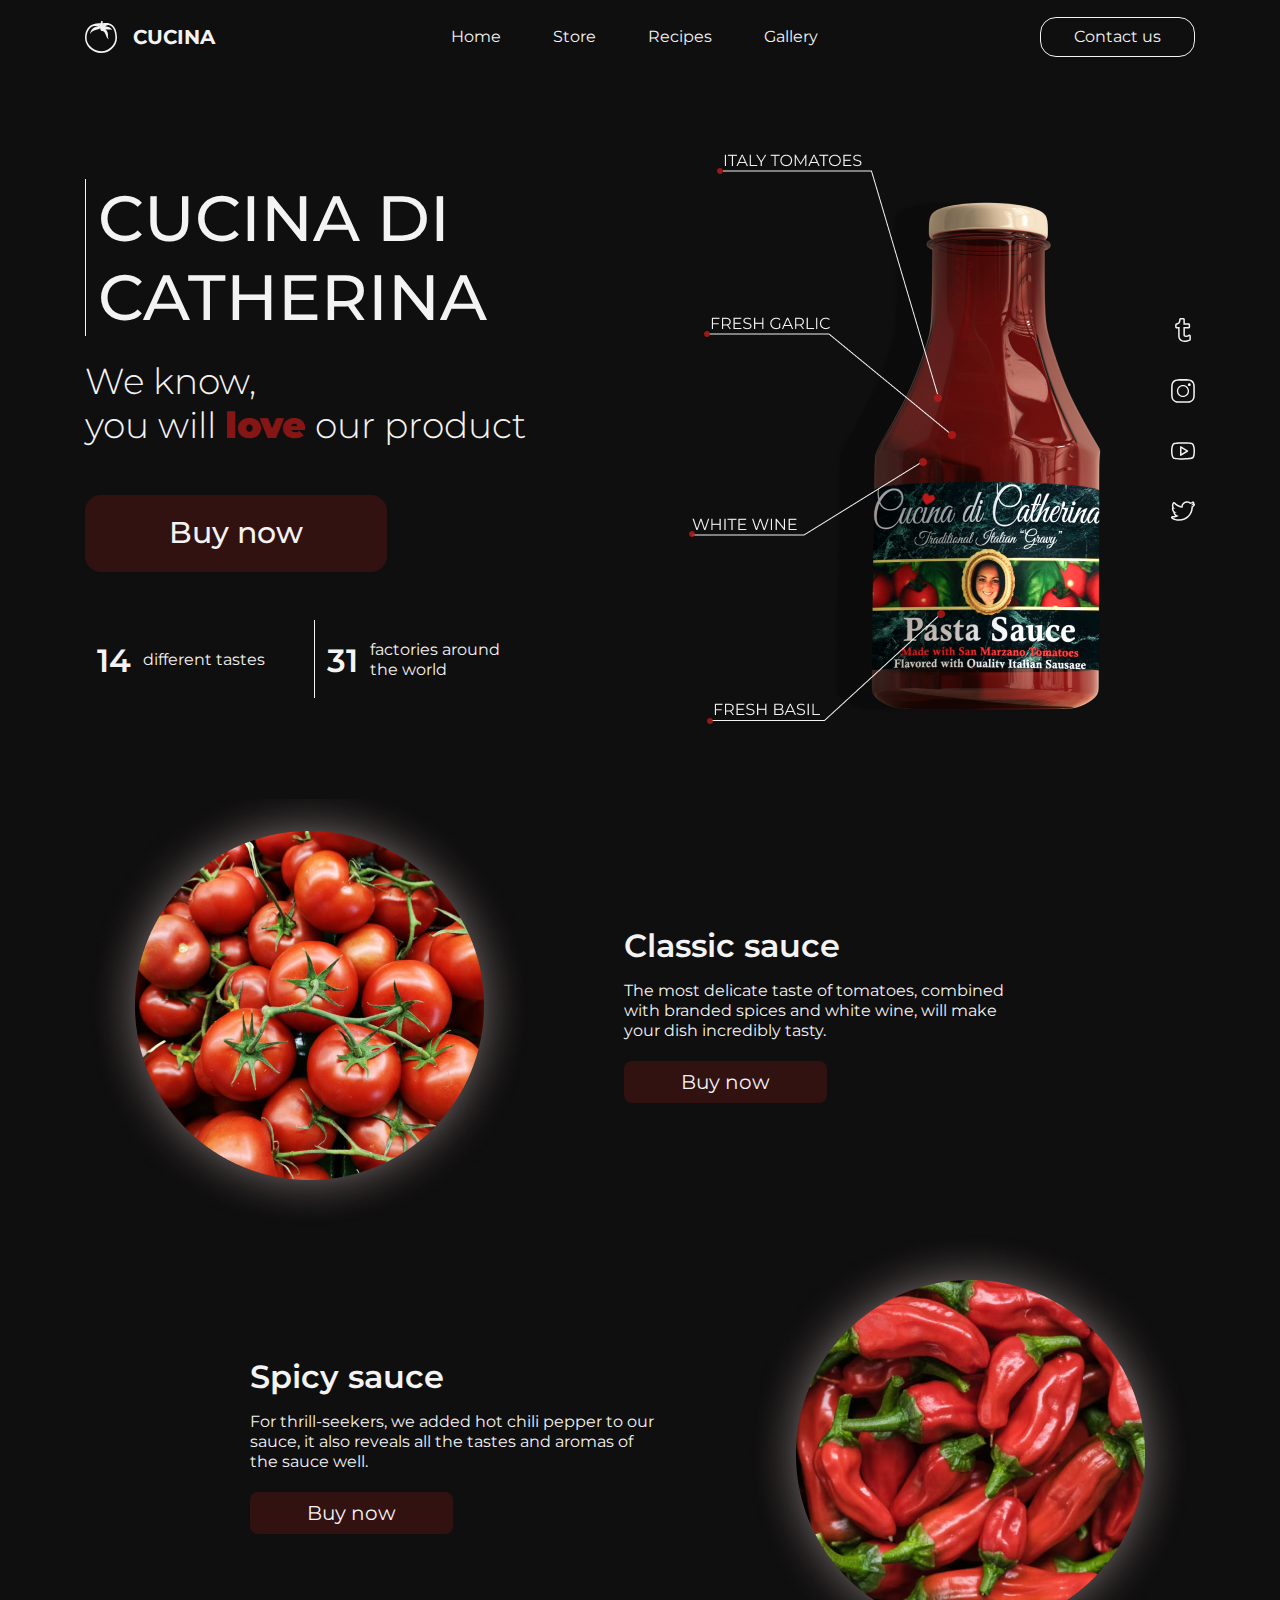
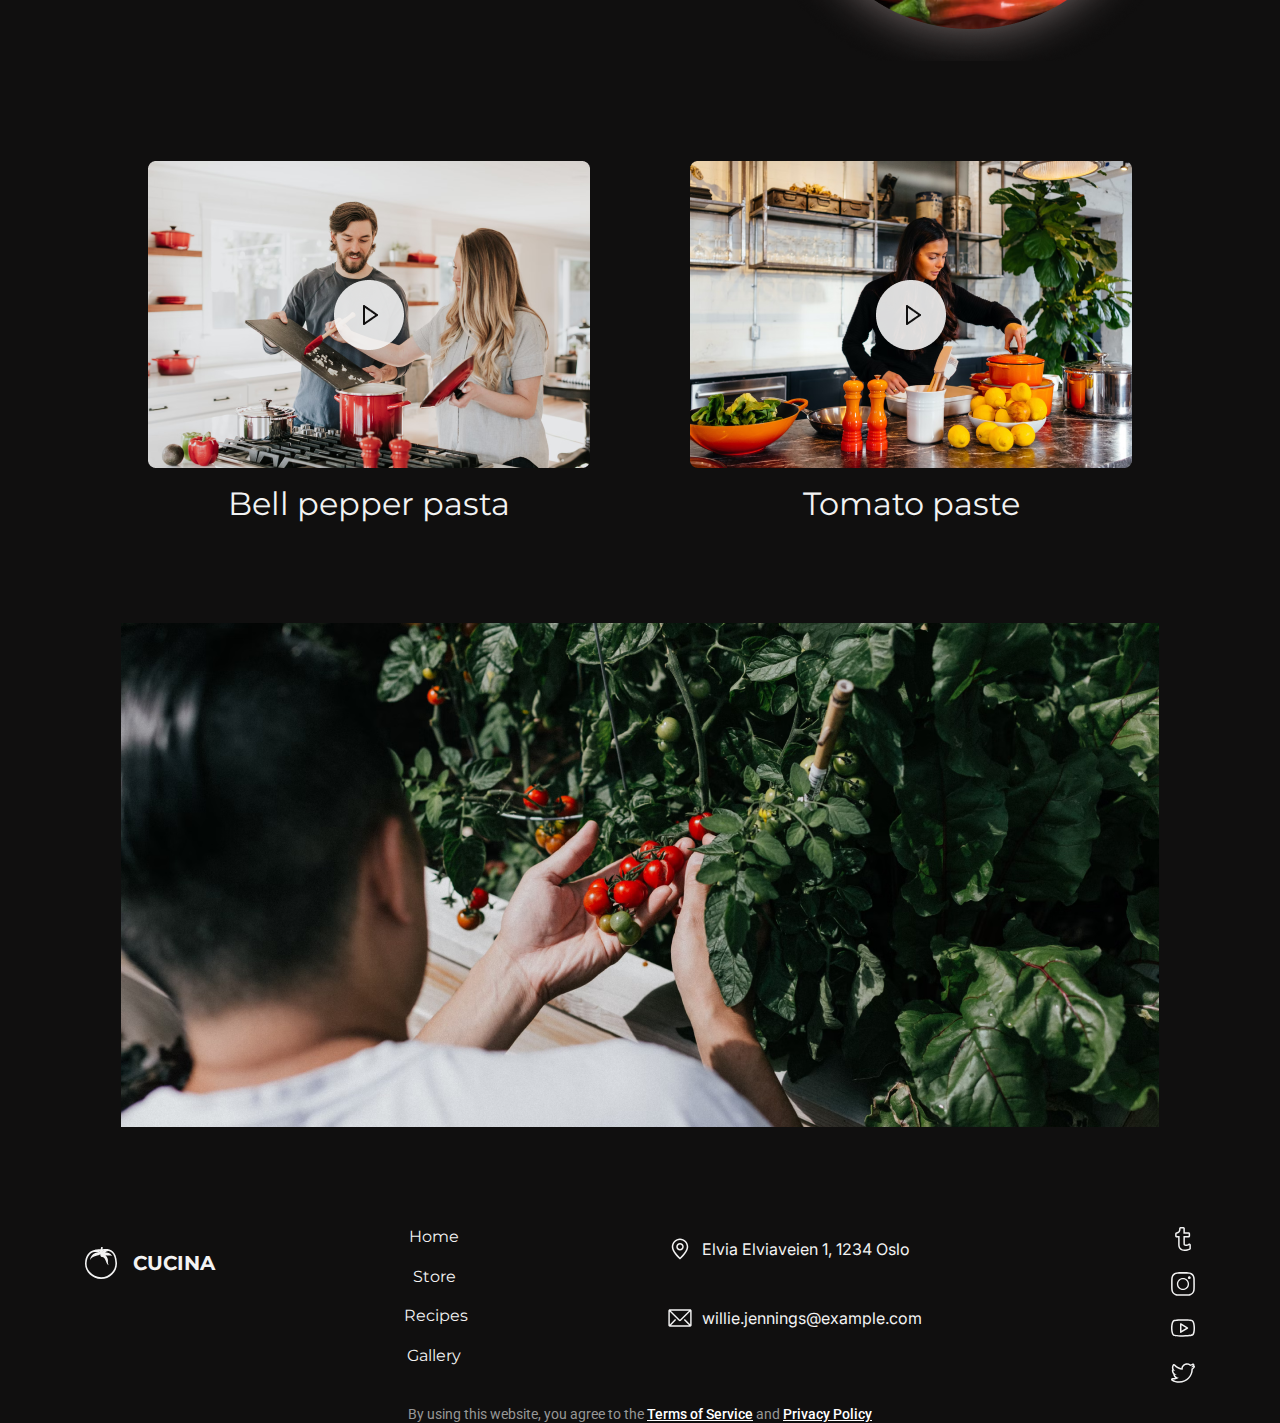
<file: index.html>
<!DOCTYPE html>
<html lang="en">
  <head>
    <meta charset="UTF-8" />
    <meta http-equiv="X-UA-Compatible" content="IE=edge" />
    <meta name="viewport" content="width=device-width, initial-scale=1.0" />
    <title>Cucina di Catherina</title>

    <link rel="preconnect" href="https://fonts.googleapis.com" />
    <link rel="preconnect" href="https://fonts.gstatic.com" crossorigin />
    <link
      href="https://fonts.googleapis.com/css2?family=Inter&family=Montserrat:wght@300;400;500;600;700;800;900&family=Roboto:wght@400;500&display=swap"
      rel="stylesheet"
    />

    <link
      rel="stylesheet"
      href="https://cdn.jsdelivr.net/npm/modern-normalize@1.1.0/modern-normalize.min.css"
    />

    <link rel="stylesheet" href="./css/styles.css" />
  </head>
  <body>
    <!-- HEADER -->
    <header class="header-section">
      <div class="header-wrapper container">
        <nav class="page-nav">
          <a class="logo-link link" href="">
            <svg class="social-icon" width="32" height="32">
              <use href="./images/sprite.svg#icon-logo"></use>
            </svg>
            CUCINA
          </a>
          <ul class="menu list">
            <li class="menu-item">
              <a class="menu-link link" href="">Home</a>
            </li>
            <li class="menu-item">
              <a class="menu-link link" href="">Store</a>
            </li>
            <li class="menu-item">
              <a class="menu-link link" href="">Recipes</a>
            </li>
            <li class="menu-item">
              <a class="menu-link link" href="">Gallery</a>
            </li>
          </ul>
        </nav>
        <button class="header-btn btn" type="button">Contact us</button>
      </div>
    </header>

    <main>
      <!-- HERO -->
      <section class="hero-section">
        <div class="hero-wrapper container">
          <div class="hero-left-side">
            <h1 class="hero-title">CUCINA DI CATHERINA</h1>
            <p class="hero-desc">
              We know,<br />
              you will <span>love</span> our product
            </p>
            <button class="hero-btn" type="button">Buy now</button>
            <ul class="hero-list list">
              <li class="hero-item"><span>14</span>different tastes</li>
              <li class="hero-item">
                <span>31</span>factories around<br />
                the world
              </li>
            </ul>
          </div>

          <img class="hero-img" src="./images/hero.png" alt="Cucina" />
          <ul class="social-list list">
            <li class="social-item">
              <a class="social-link link" href="">
                <svg class="social-icon" width="24" height="24">
                  <use href="./images/sprite.svg#icon-tumblr"></use>
                </svg>
              </a>
            </li>
            <li class="social-item">
              <a class="social-link link" href="">
                <svg class="social-icon" width="24" height="24">
                  <use href="./images/sprite.svg#icon-instagram"></use>
                </svg>
              </a>
            </li>
            <li class="social-item">
              <a class="social-link link" href="">
                <svg class="social-icon" width="24" height="24">
                  <use href="./images/sprite.svg#icon-youtube"></use>
                </svg>
              </a>
            </li>
            <li class="social-item">
              <a class="social-link link" href="">
                <svg class="social-icon" width="24" height="24">
                  <use href="./images/sprite.svg#icon-twitter"></use>
                </svg>
              </a>
            </li>
          </ul>
        </div>
      </section>
      <!-- MAIN -->

      <section class="section">
        <div class="container">
          <ul class="first-container list">
            <li class="first-list-one">
              <img
                src="./images/imgsect1.1.png"
                alt="red tomatoes on a branch"
              />
              <div class="description">
                <h2 class="heading-description">Classic sauce</h2>
                <p class="paragraph-description">
                  The most delicate taste of tomatoes, combined with branded
                  spices and white wine, will make your dish incredibly tasty.
                </p>
                <button class="first-section-btn" type="button">Buy now</button>
              </div>
            </li>
            <li class="first-list-two">
              <img src="./images/imgsect1.2.png" alt="red hot peppers" />
              <div class="description">
                <h2 class="heading-description">Spicy sauce</h2>
                <p class="paragraph-description">
                  For thrill-seekers, we added hot chili pepper to our sauce, it
                  also reveals all the tastes and aromas of the sauce well.
                </p>
                <button class="first-section-btn" type="button">Buy now</button>
              </div>
            </li>
          </ul>
        </div>
      </section>

      <section class="section">
        <div class="container">
          <ul class="second-container list">
            <li class="">
              <img src="./images/imgsect2.1.png" alt="cook together" />
              <h2 class="heading-section-two">Bell pepper pasta</h2>
            </li>
            <li class="">
              <img src="./images/imgsect2.2.png" alt="Cooking" />
              <h2 class="heading-section-two">Tomato paste</h2>
            </li>
          </ul>
        </div>
      </section>

      <section class="section">
        <div class="third-section container">
          <img src="./images/imgsect3.png" alt="tomatoes in the garden" />
        </div>
      </section>
    </main>

    <!-- FOOTER -->

    <footer>
      <div class="footer-container container">
        <div class="footer-wrapper">
          <a class="logo-link link" href="">
            <svg class="social-icon" width="32" height="32">
              <use href="./images/sprite.svg#icon-logo"></use>
            </svg>
            CUCINA
          </a>
          <ul class="foot-menu list">
            <li class="foot-item">
              <a class="menu-link link" href="">Home</a>
            </li>
            <li class="foot-item">
              <a class="menu-link link" href="">Store</a>
            </li>
            <li class="foot-item">
              <a class="menu-link link" href="">Recipes</a>
            </li>
            <li class="foot-item">
              <a class="menu-link link" href="">Gallery</a>
            </li>
          </ul>

          <address class="contacts-address">

            <ul class="adress-list list">
              <li class="address-item">
                <a class="link" href="https://goo.gl/maps/pRxkrZQEtzReCntT8"
                  ><svg class="adress-icon" width="24" height="24">
                    <use href="./images/sprite.svg#icon-location"></use>
                  </svg>
                  Elvia Elviaveien 1, 1234 Oslo</a
                >
              </li>
              <li class="address-item">
                <a class="link" href="mailto:willie.jennings@example.com"
                  ><svg class="adress-icon" width="24" height="24">
                    <use href="./images/sprite.svg#icon-email"></use>
                  </svg>
                  willie.jennings@example.com</a
                >
              </li>
            </ul>
          </address>
          <ul class="foot-social-list list">

            <li class="foot-social-item">

              <a class="social-link link" href="">
                <svg class="social-icon" width="24" height="24">
                  <use href="./images/sprite.svg#icon-tumblr"></use>
                </svg>
              </a>
            </li>

            <li class="foot-social-item">
              <a class="social-link link" href="">
                <svg class="social-icon" width="24" height="24">
                  <use href="./images/sprite.svg#icon-instagram"></use>
                </svg>
              </a>
            </li>

            <li class="foot-social-item">

              <a class="social-link link" href="">
                <svg class="social-icon" width="24" height="24">
                  <use href="./images/sprite.svg#icon-youtube"></use>
                </svg>
              </a>
            </li>

            <li class="foot-social-item">
              <a class="social-link link" href="">
                <svg class="social-icon" width="24" height="24">
                  <use href="./images/sprite.svg#icon-twitter"></use>
                </svg>
              </a>
            </li>
          </ul>
        </div>

        <p class="footer-text">

          By using this website, you agree to the
          <a href="">Terms of Service</a> and
          <a href="">Privacy Policy</a>
        </p>
      </div>
    </footer>
  </body>
</html>
</file>
<file: css/styles.css>
body {
  font-family: "Montserrat", sans-serif;
  background-color: #100f0f;
  color: #f3f3f3;

  /* background-size: 1100px 400px; */
  /* font-family: 'Inter', sans-serif;
font-family: 'Roboto', sans-serif; */
  /* color: var(--general-font-color);
  background-color: var(--white-color); */
}

h1,
h2,
h3,
h4,
p {
  margin-top: 0;
  margin-bottom: 0;
}

a {
  color: currentColor;
}

ul,
ol {
  margin-top: 0;
  margin-bottom: 0;
  padding-left: 0;
}

button {
  cursor: pointer;
}

img {
  display: block;
}

/* ======================= Utilites ========================== */

.list {
  list-style: none;
}

.link {
  text-decoration: none;
}

.link:hover,
.link:focus {
  color: rgba(243, 243, 243, 0.8);
}

.container {
  width: 1140px;
  margin-left: auto;
  margin-right: auto;
  padding-left: 15px;
  padding-right: 15px;
}

.visually-hidden {
  position: absolute;
  width: 1px;
  height: 1px;
  margin: -1px;
  border: 0;
  padding: 0;
  white-space: nowrap;
  clip-path: inset(100%);
  clip: rect(0 0 0 0);
  overflow: hidden;
}

/* ======================= /Utilites ========================== */

/* ======================= Header ========================== */

.header-section {
}

.header-wrapper {
  display: flex;
  align-items: center;
  justify-content: space-between;
  padding-top: 17px;
  padding-bottom: 20px;
}

.page-nav {
  display: flex;
  align-items: center;
}

.logo-link {
  display: flex;
  gap: 16px;

  font-weight: 700;
  font-size: 20px;
  line-height: 24px;

  align-items: center;
  margin-right: 228px;
}

.menu {
  display: flex;
  gap: 52px;
  align-items: center;
  padding-left: 8px;
}

.header-btn {
  padding: 10px 33px;
  border: 1px solid #f3f3f3;
  border-radius: 16px;
  color: currentColor;
  background-color: transparent;
}

.header-btn:hover,
.header-btn:focus {
  background: rgba(188, 26, 26, 0.4);
}

/* ======================= /Header ========================== */

/* ======================= Hero ========================== */

main {
  background-position: right top;
  background-repeat: no-repeat;
}

.hero-section {
  padding-top: 72px;
  padding-bottom: 71px;
}

.hero-wrapper {
  display: flex;
  align-items: center;
}

.hero-left-side {
  margin-right: 160px;
}

.hero-title {
  padding-left: 12px;
  margin-bottom: 24px;
  border-left: 1px solid #f3f3f3;
  font-weight: 500;
  font-size: 64px;
  line-height: 1.22;
}

.hero-desc {
  margin-bottom: 48px;
  font-weight: 300;
  font-size: 36px;
  line-height: 1.22;
}

.hero-desc span {
  font-weight: 900;
  color: rgba(188, 26, 26, 0.71);
}

.hero-btn {
  margin-bottom: 48px;
  padding: 20px 84px;
  font-family: "Montserrat";
  font-style: normal;
  font-weight: 500;
  font-size: 30px;
  line-height: 1.23;
  color: currentColor;
  border: 0;
  background: rgba(188, 26, 26, 0.2);
  border-radius: 16px;
}

.hero-btn:hover,
.hero-btn:focus {
  background: rgba(188, 26, 26, 0.4);
}

.hero-list {
  display: flex;
}

.hero-list {
  display: flex;
}

.hero-item {
  display: flex;
  align-items: center;
  gap: 12px;
  padding-top: 20px;
  padding-bottom: 18px;
  padding-right: 19px;
  padding-left: 12px;
  font-weight: 400;
  font-size: 16px;
  line-height: 1.25;
}

.hero-item span {
  font-weight: 600;
  font-size: 32px;
  line-height: 39px;
}

.hero-item:first-child {
  width: 230px;
  border-right: 1px solid #f3f3f3;
}

.hero-img {
  margin-right: 47px;
}

.social-item {
  margin-bottom: 32px;
}

.social-link {
}

.social-icon {
  fill: currentColor;
}

/* ======================= /Hero ========================== */

/* ======================= Main ========================== */
.section {
  margin-bottom: 100px;
}

.first-list-one {
  display: flex;
  flex-direction: row;
  gap: 90px;
  align-items: center;
}

.first-list-two {
  display: flex;
  flex-direction: row-reverse;
  gap: 90px;
  align-items: center;
}

.description {
  width: 406px;
}

.heading-description {
  font-family: "Montserrat";
  font-style: normal;
  font-weight: 600;
  font-size: 32px;
  line-height: 1.22;
  color: #f3f3f3;
  margin-bottom: 16px;
}

.paragraph-description {
  font-family: "Montserrat";
  font-style: normal;
  font-weight: 400;
  font-size: 16px;
  line-height: 1.25;
  color: #f3f3f3;
  margin-bottom: 20px;
}

.first-section-btn {
  font-family: "Montserrat";
  font-style: normal;
  font-weight: 400;
  font-size: 20px;
  line-height: 1.2;
  justify-content: center;
  align-items: center;
  padding: 9px 57px;
  color: #f3f3f3;
  border: 0;
  background: rgba(188, 26, 26, 0.2);
  border-radius: 8px;
}

.first-section-btn:hover,
.first-section-btn:focus {
  background: rgba(188, 26, 26, 0.4);
}

.second-container {
  display: flex;
  gap: 100px;
  justify-content: center;
}

.heading-section-two {
  font-family: "Montserrat";
  font-style: normal;
  font-weight: 400;
  font-size: 32px;
  line-height: 1.22;
  color: #f3f3f3;
  text-align: center;
  margin-top: 16px;
}


.third-section img {
  margin-left: auto;
  margin-right: auto;
}

/* ======================= /Main ========================== */

/* ======================= Footer ========================== */
.footer-container {
  text-align: center;
}

.footer-wrapper {
  display: flex;
  /*justify-content: space-between;*/
  align-items: center;
}
.footer-wrapper .logo-link {
  margin-right: 157px;
  margin-bottom: 107px;
}
.foot-menu {
  display: flex;
  flex-direction: column;
  gap: 20px;
  width: 60px;
  height: 136px;
  margin-right: 171px;
  margin-bottom: 43px;
}
.menu-link {
  height: 19px;
  font-weight: 400;
  font-size: 16px;
  line-height: 19px;
}
.foot-item :hover,
.foot-item :focus {
  color: rgba(188, 26, 26, 0.5);
}
.contacts-address {
  display: flex;
  flex-wrap: wrap;
  align-content: space-around;

  margin-right: 218px;
  margin-bottom: 71px;
  width: 253px;
  height: 88px;

  font-family: "Inter";
  font-style: normal;
  font-weight: 400;
  font-size: 16px;
  line-height: 19px;
}
.address-item:first-child {
  padding-top: 0;
  padding-bottom: 45px;
}

.footer-container {
  text-align: center;
}

.footer-wrapper {
  display: flex;
  justify-content: space-between;
  align-items: center;
}


.address-item .link {
  display: flex;
  gap: 10px;
  align-items: center;
}

.foot-social-list {
  display: flex;
  flex-direction: column;
  gap: 16px;
  height: 144px;
  margin-bottom: 35px;
}

.foot-social-item :hover,
.foot-social-item :focus {
  color: rgba(188, 26, 26, 0.5);
}

.footer-wrapper .social-item {
  margin-bottom: 16px;

}

.adress-icon {
  fill: currentColor;
}

.footer-text {
  width: 465px;
  height: 17px;
  margin-right: auto;
  margin-left: auto;

  font-family: "Roboto";
  font-style: normal;
  font-weight: 400;
  font-size: 14px;
  line-height: 17px;
  color: #979797;
}
.footer-text > a {
  font-weight: 500;
  font-size: 14px;
  line-height: 17px;
  text-decoration-line: underline;

  color: #ffffff;
}
/* ======================= /Footer ========================== */
</file>
